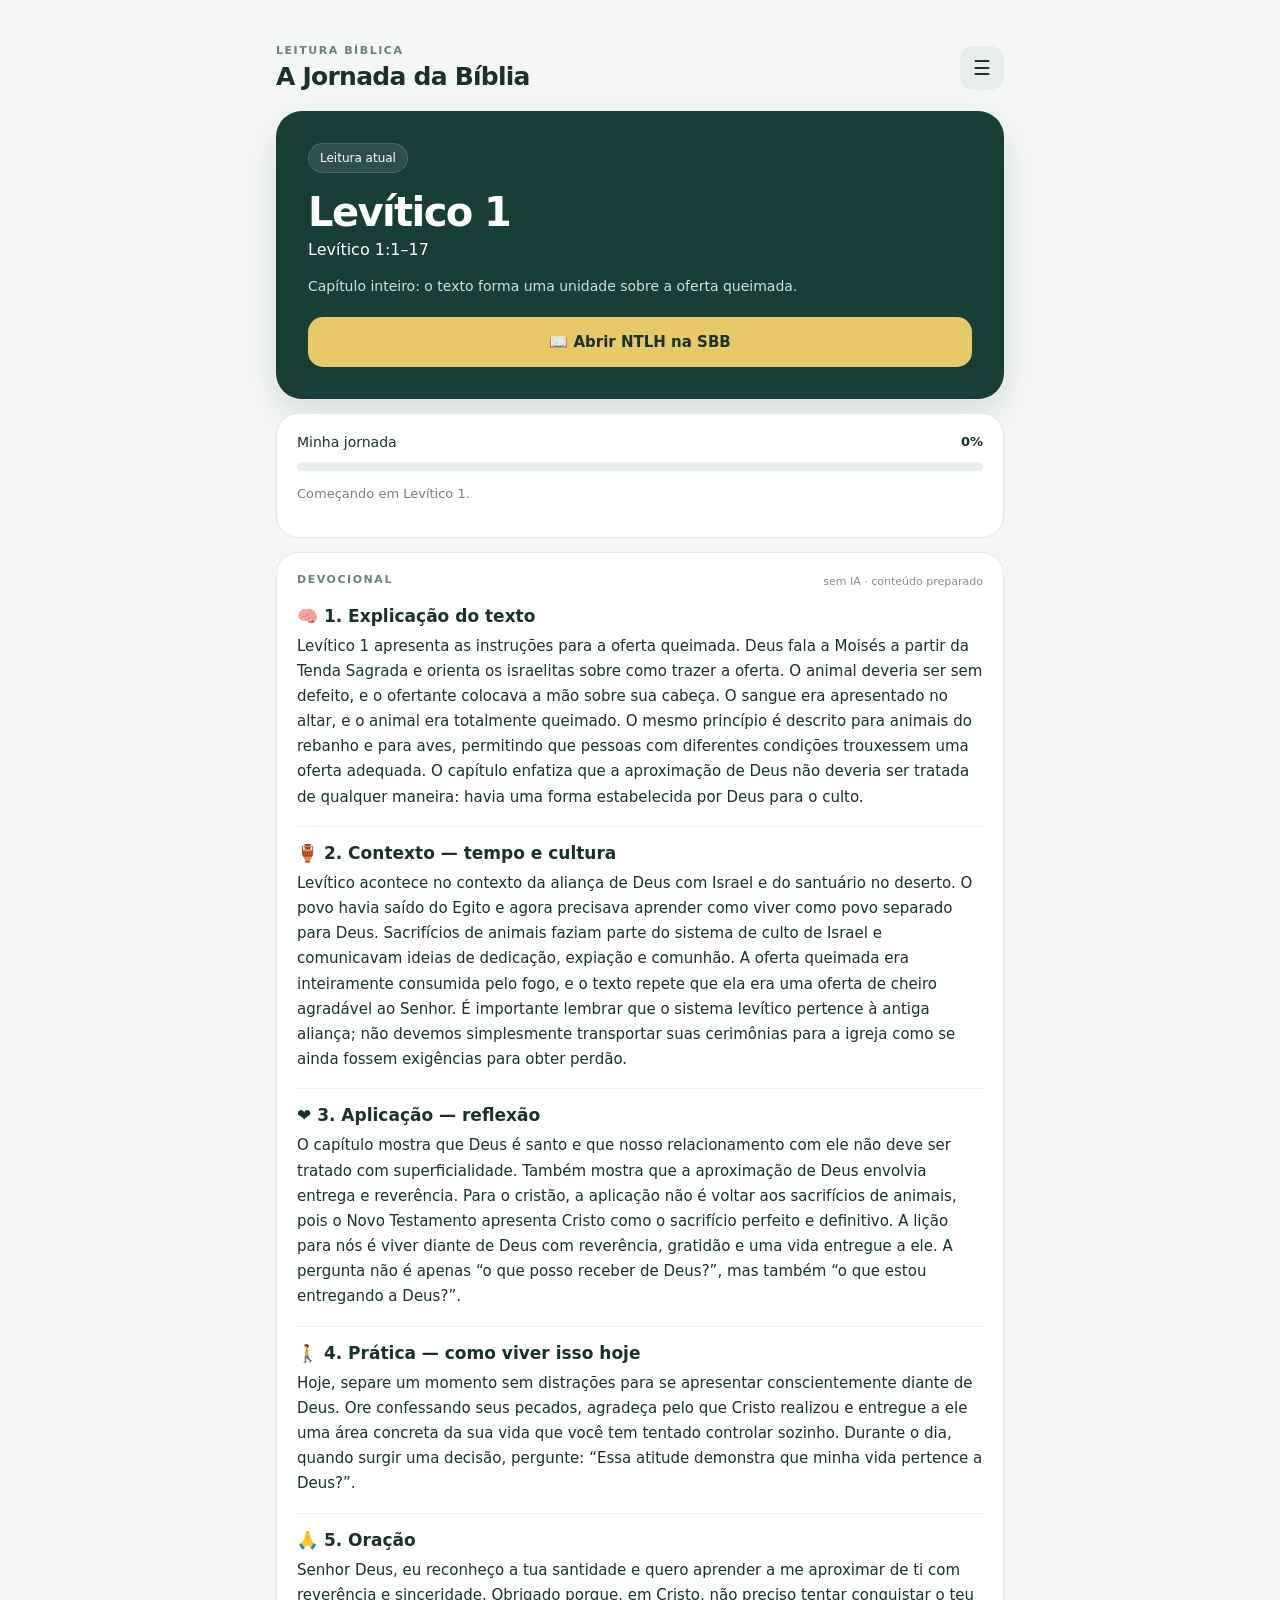
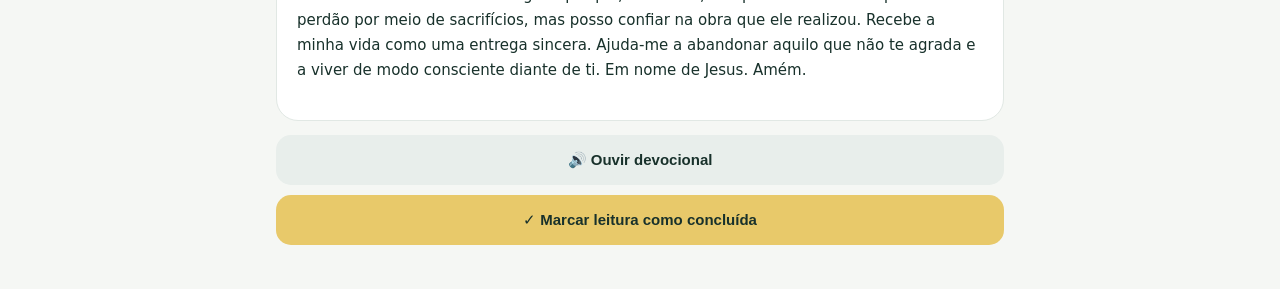
<file: index.html>
<!doctype html>
<html lang="pt-BR">
<head>
  <meta charset="utf-8">
  <meta name="viewport" content="width=device-width,initial-scale=1,viewport-fit=cover">
  <meta name="theme-color" content="#173f35">
  <meta name="description" content="A Jornada da Bíblia — leitura sequencial e devocional pessoal.">
  <link rel="manifest" href="manifest.webmanifest">
  <link rel="stylesheet" href="style.css">
  <title>A Jornada da Bíblia</title>
</head>
<body>
  <main class="app-shell">
    <header class="topbar">
      <div>
        <p class="eyebrow">LEITURA BÍBLICA</p>
        <h1>A Jornada da Bíblia</h1>
      </div>
      <button id="historyBtn" class="icon-btn" aria-label="Ver histórico">☰</button>
    </header>

    <section id="homeView">
      <section class="hero-card">
        <span class="pill">Leitura atual</span>
        <h2 id="readingTitle">Levítico 1</h2>
        <p id="readingRange">Levítico 1:1–17</p>
        <p class="muted" id="readingReason">Capítulo inteiro: o texto forma uma unidade sobre a oferta queimada.</p>
        <a id="bibleLink" class="primary-btn" target="_blank" rel="noopener">📖 Abrir NTLH na SBB</a>
      </section>

      <section class="progress-card">
        <div class="progress-head"><span>Minha jornada</span><strong id="progressPercent">0%</strong></div>
        <div class="progress-track"><div id="progressBar" class="progress-bar"></div></div>
        <p id="progressText" class="muted">Começando em Levítico 1.</p>
      </section>

      <section class="devotional-card">
        <div class="section-heading"><span>DEVOCIONAL</span><small>sem IA · conteúdo preparado</small></div>
        <div id="devotional"></div>
      </section>

      <section class="actions">
        <button id="readAloudBtn" class="secondary-btn">🔊 Ouvir devocional</button>
        <button id="completeBtn" class="primary-btn">✓ Marcar leitura como concluída</button>
      </section>
    </section>

    <section id="historyView" class="hidden">
      <div class="section-heading"><span>HISTÓRICO</span><button id="backBtn" class="text-btn">Voltar</button></div>
      <div id="historyList" class="history-list"></div>
    </section>
  </main>
  <script src="data/leituras.js"></script>
  <script src="app.js"></script>
</body>
</html>
</file>
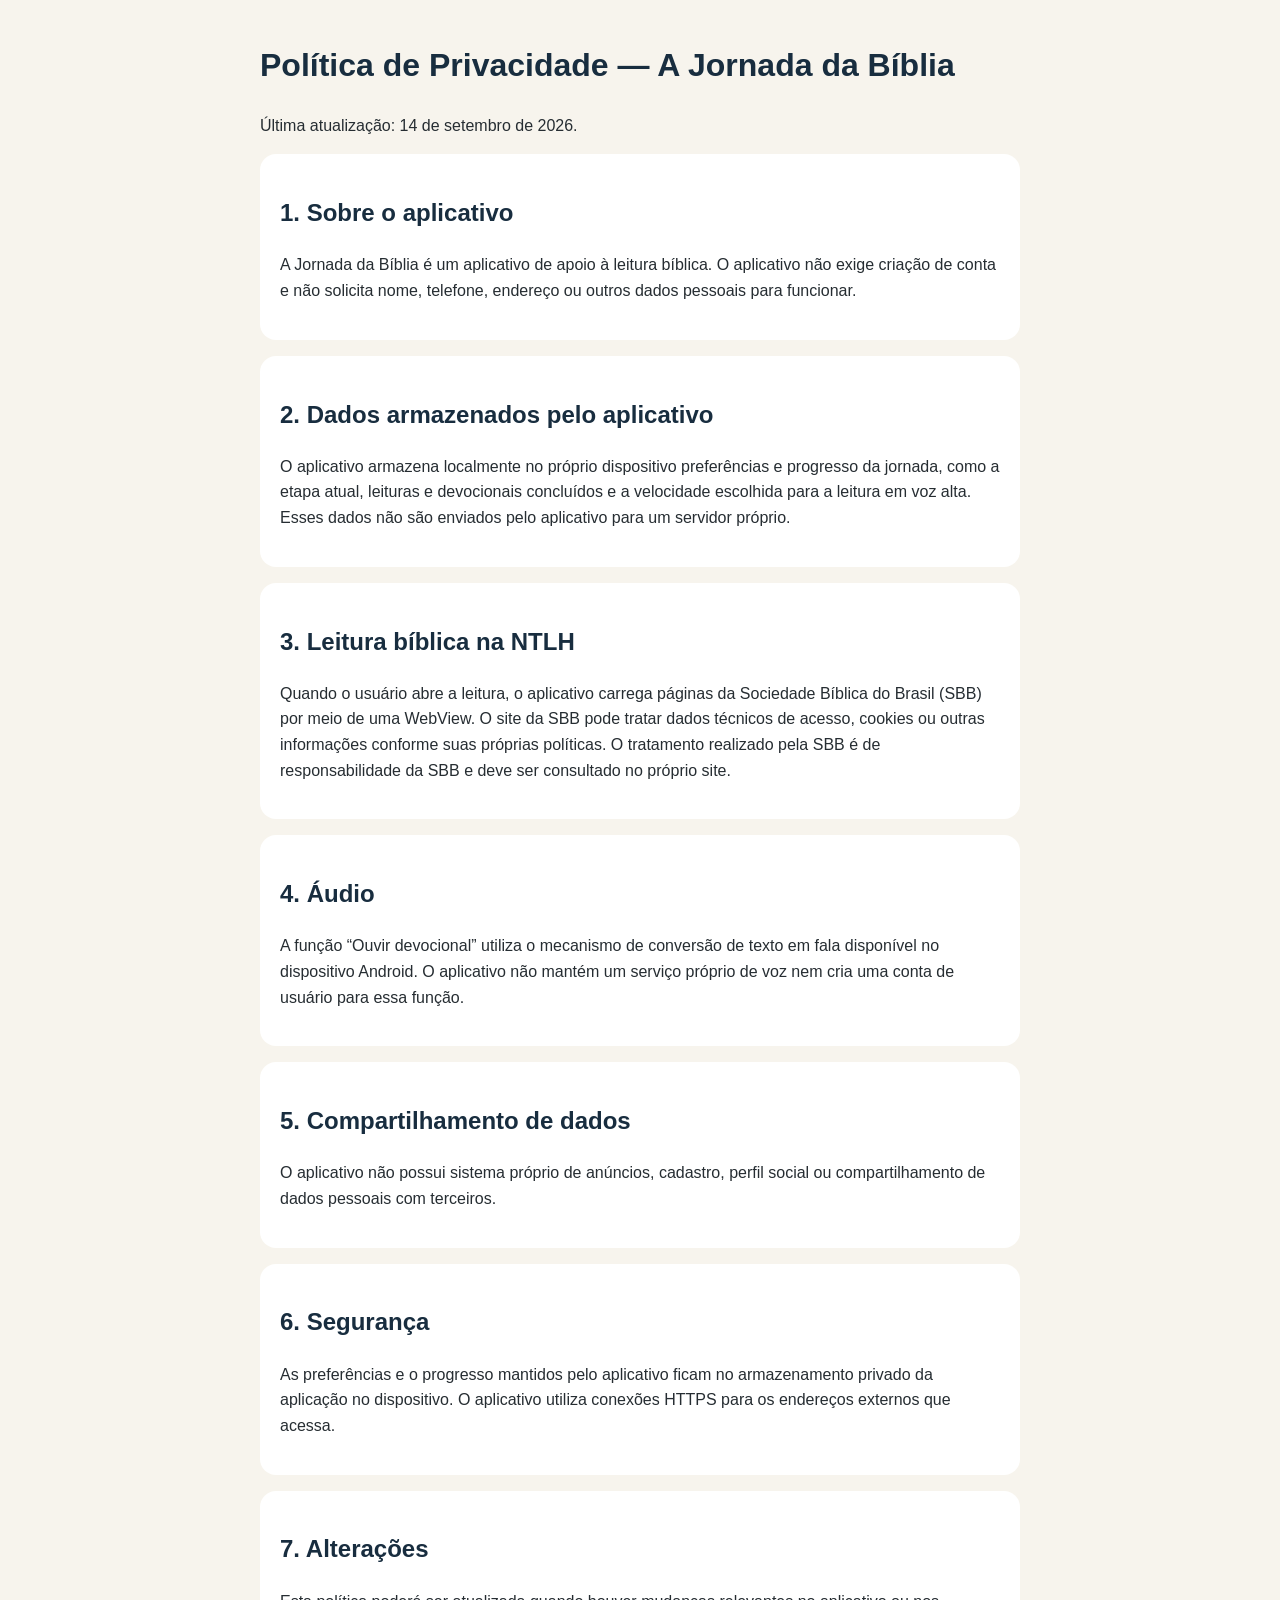
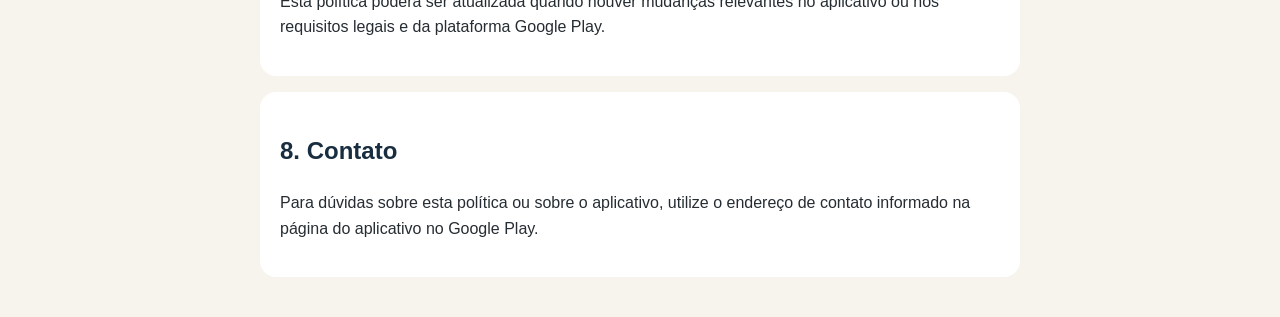
<file: docs/privacy-policy.html>
<!doctype html>
<html lang="pt-BR">
<head><meta charset="utf-8"><meta name="viewport" content="width=device-width,initial-scale=1"><title>Política de Privacidade — A Jornada da Bíblia</title><style>body{font-family:Arial,sans-serif;max-width:760px;margin:40px auto;padding:0 20px;line-height:1.6;color:#262d32;background:#f7f4ed}h1,h2{color:#182d3f}section{background:#fff;padding:20px;border-radius:16px;margin:16px 0}</style></head>
<body>
<h1>Política de Privacidade — A Jornada da Bíblia</h1>
<p>Última atualização: 14 de setembro de 2026.</p>
<section><h2>1. Sobre o aplicativo</h2><p>A Jornada da Bíblia é um aplicativo de apoio à leitura bíblica. O aplicativo não exige criação de conta e não solicita nome, telefone, endereço ou outros dados pessoais para funcionar.</p></section>
<section><h2>2. Dados armazenados pelo aplicativo</h2><p>O aplicativo armazena localmente no próprio dispositivo preferências e progresso da jornada, como a etapa atual, leituras e devocionais concluídos e a velocidade escolhida para a leitura em voz alta. Esses dados não são enviados pelo aplicativo para um servidor próprio.</p></section>
<section><h2>3. Leitura bíblica na NTLH</h2><p>Quando o usuário abre a leitura, o aplicativo carrega páginas da Sociedade Bíblica do Brasil (SBB) por meio de uma WebView. O site da SBB pode tratar dados técnicos de acesso, cookies ou outras informações conforme suas próprias políticas. O tratamento realizado pela SBB é de responsabilidade da SBB e deve ser consultado no próprio site.</p></section>
<section><h2>4. Áudio</h2><p>A função “Ouvir devocional” utiliza o mecanismo de conversão de texto em fala disponível no dispositivo Android. O aplicativo não mantém um serviço próprio de voz nem cria uma conta de usuário para essa função.</p></section>
<section><h2>5. Compartilhamento de dados</h2><p>O aplicativo não possui sistema próprio de anúncios, cadastro, perfil social ou compartilhamento de dados pessoais com terceiros.</p></section>
<section><h2>6. Segurança</h2><p>As preferências e o progresso mantidos pelo aplicativo ficam no armazenamento privado da aplicação no dispositivo. O aplicativo utiliza conexões HTTPS para os endereços externos que acessa.</p></section>
<section><h2>7. Alterações</h2><p>Esta política poderá ser atualizada quando houver mudanças relevantes no aplicativo ou nos requisitos legais e da plataforma Google Play.</p></section>
<section><h2>8. Contato</h2><p>Para dúvidas sobre esta política ou sobre o aplicativo, utilize o endereço de contato informado na página do aplicativo no Google Play.</p></section>
</body></html>
</file>
<file: style.css>
:root{font-family:system-ui,-apple-system,BlinkMacSystemFont,"Segoe UI",sans-serif;color:#18312b;background:#f5f7f4;font-synthesis:none}*{box-sizing:border-box}body{margin:0;min-height:100vh}.app-shell{width:min(760px,100%);margin:auto;padding:20px 16px 44px}.topbar{display:flex;align-items:center;justify-content:space-between;padding:8px 0 20px}.eyebrow,.section-heading span{font-size:11px;letter-spacing:.14em;font-weight:800;color:#6c817a;margin:0 0 5px}.topbar h1{font-size:25px;margin:0;letter-spacing:-.03em}.icon-btn{border:0;background:#e7eee9;border-radius:14px;width:44px;height:44px;font-size:20px;color:#18312b}.hero-card{background:#173f35;color:#fff;border-radius:26px;padding:25px;box-shadow:0 14px 35px #173f3522}.pill{display:inline-block;background:#ffffff18;border:1px solid #ffffff25;border-radius:999px;padding:7px 11px;font-size:12px}.hero-card h2{font-size:34px;margin:16px 0 5px;letter-spacing:-.04em}.hero-card p{margin:0 0 10px}.hero-card .muted{color:#d2e2dc;font-size:14px;line-height:1.5;margin:17px 0 20px}.primary-btn,.secondary-btn{display:flex;justify-content:center;align-items:center;text-decoration:none;border:0;border-radius:15px;min-height:50px;padding:12px 16px;font-size:15px;font-weight:750;cursor:pointer;width:100%}.hero-card .primary-btn,.actions .primary-btn{background:#e8c96a;color:#18312b}.progress-card,.devotional-card{background:#fff;border:1px solid #e1e8e4;border-radius:22px;margin-top:14px;padding:20px}.progress-head{display:flex;justify-content:space-between;font-size:14px}.progress-head strong{font-size:13px}.progress-track{height:9px;background:#e8eeea;border-radius:99px;overflow:hidden;margin:12px 0}.progress-bar{height:100%;width:0;background:#347b66;border-radius:99px;transition:width .3s}.muted{color:#71817c;font-size:13px;line-height:1.5}.section-heading{display:flex;justify-content:space-between;align-items:center;margin-bottom:15px}.section-heading small{color:#81918c;font-size:11px}.devotional-section{padding:16px 0;border-top:1px solid #edf1ef}.devotional-section:first-child{border-top:0;padding-top:0}.devotional-section h3{font-size:17px;margin:0 0 8px}.devotional-section p{font-size:15px;line-height:1.68;margin:0;white-space:pre-line}.actions{display:grid;gap:10px;margin-top:14px}.secondary-btn{background:#e8eeeb;color:#18312b}.text-btn{border:0;background:none;color:#347b66;font-weight:700}.hidden{display:none}.history-list{display:grid;gap:10px}.history-item{background:#fff;border:1px solid #e1e8e4;border-radius:16px;padding:15px}.history-item strong{display:block}.history-item small{color:#71817c}.empty{padding:28px;text-align:center;background:#fff;border-radius:18px;color:#71817c}@media(min-width:650px){.app-shell{padding-top:36px}.hero-card{padding:32px}.hero-card h2{font-size:40px}}@media(prefers-color-scheme:dark){:root{color:#e5eee9;background:#101715}body{background:#101715}.progress-card,.devotional-card,.history-item{background:#17211e;border-color:#27342f}.progress-track{background:#293632}.icon-btn,.secondary-btn{background:#24322d;color:#e5eee9}.muted{color:#9baba5}.hero-card{box-shadow:none}.devotional-section{border-color:#2a3733}.section-heading small{color:#84958e}}
</file>
